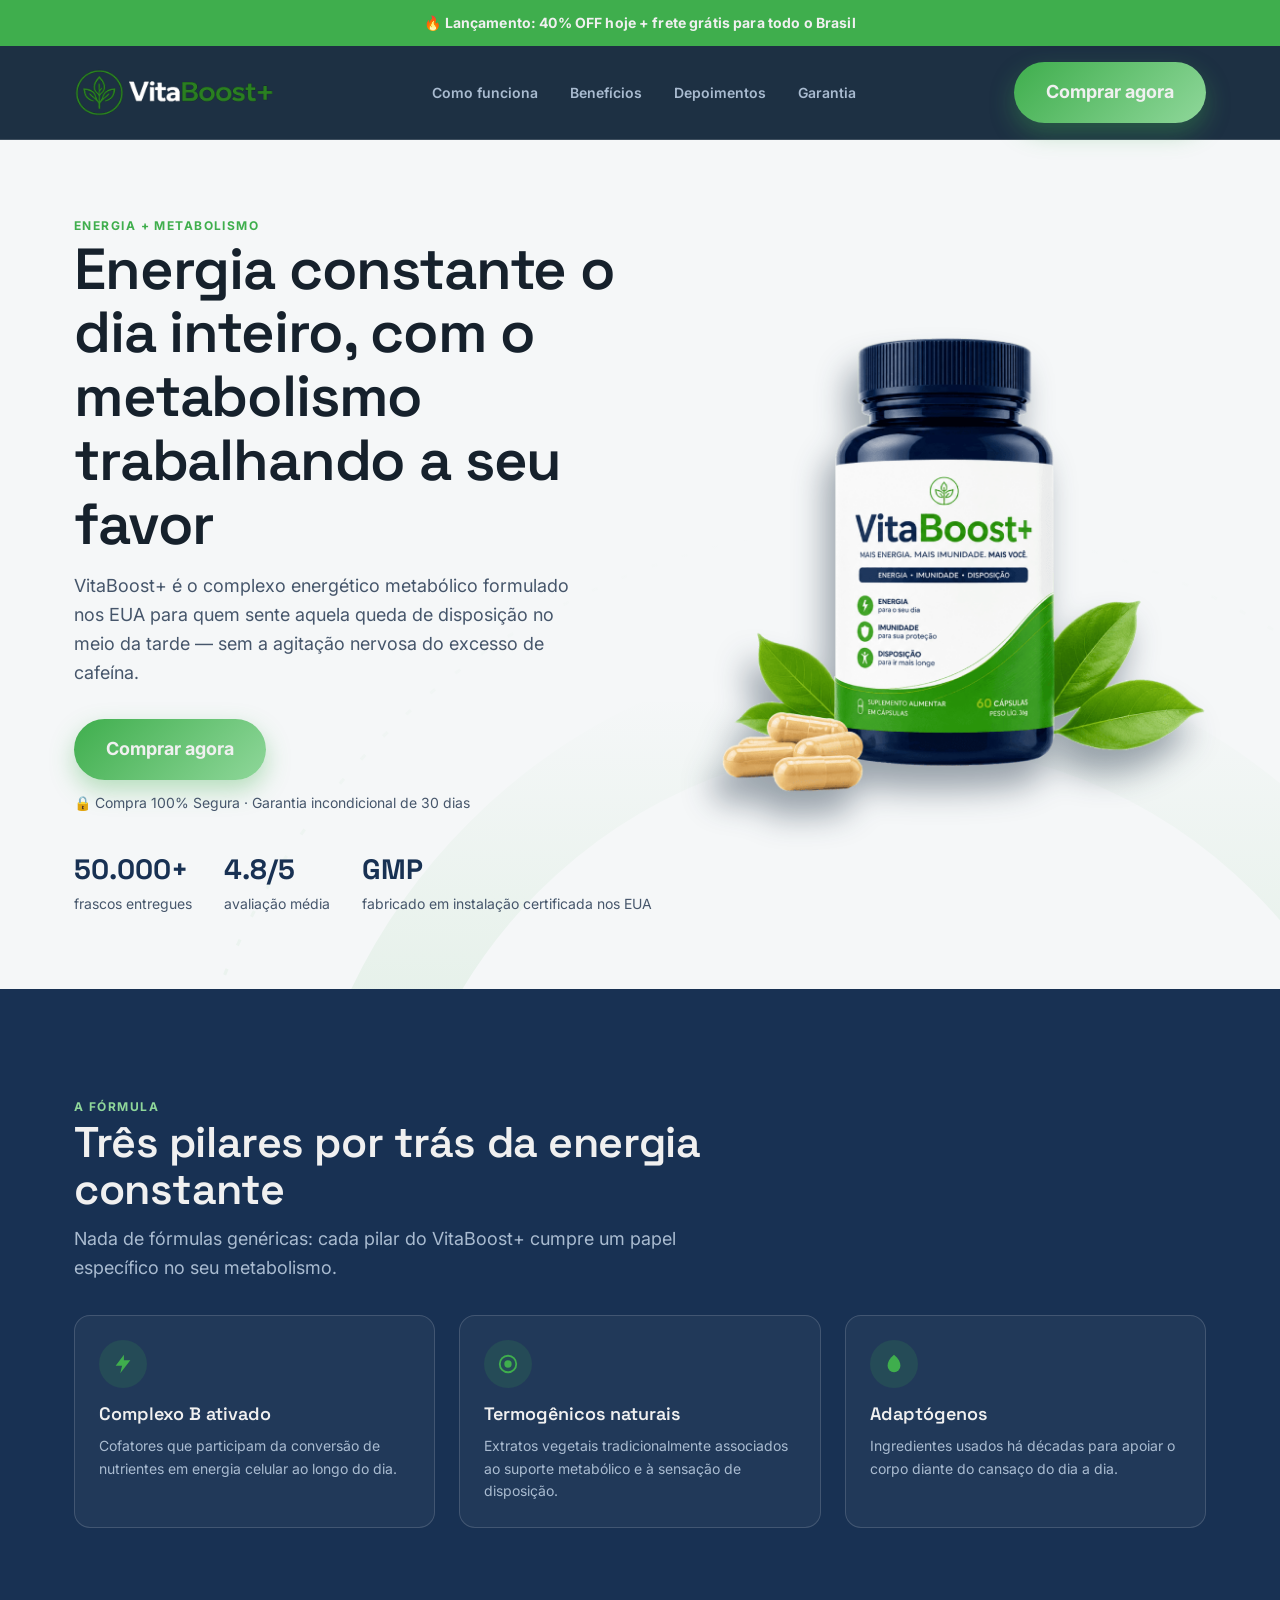
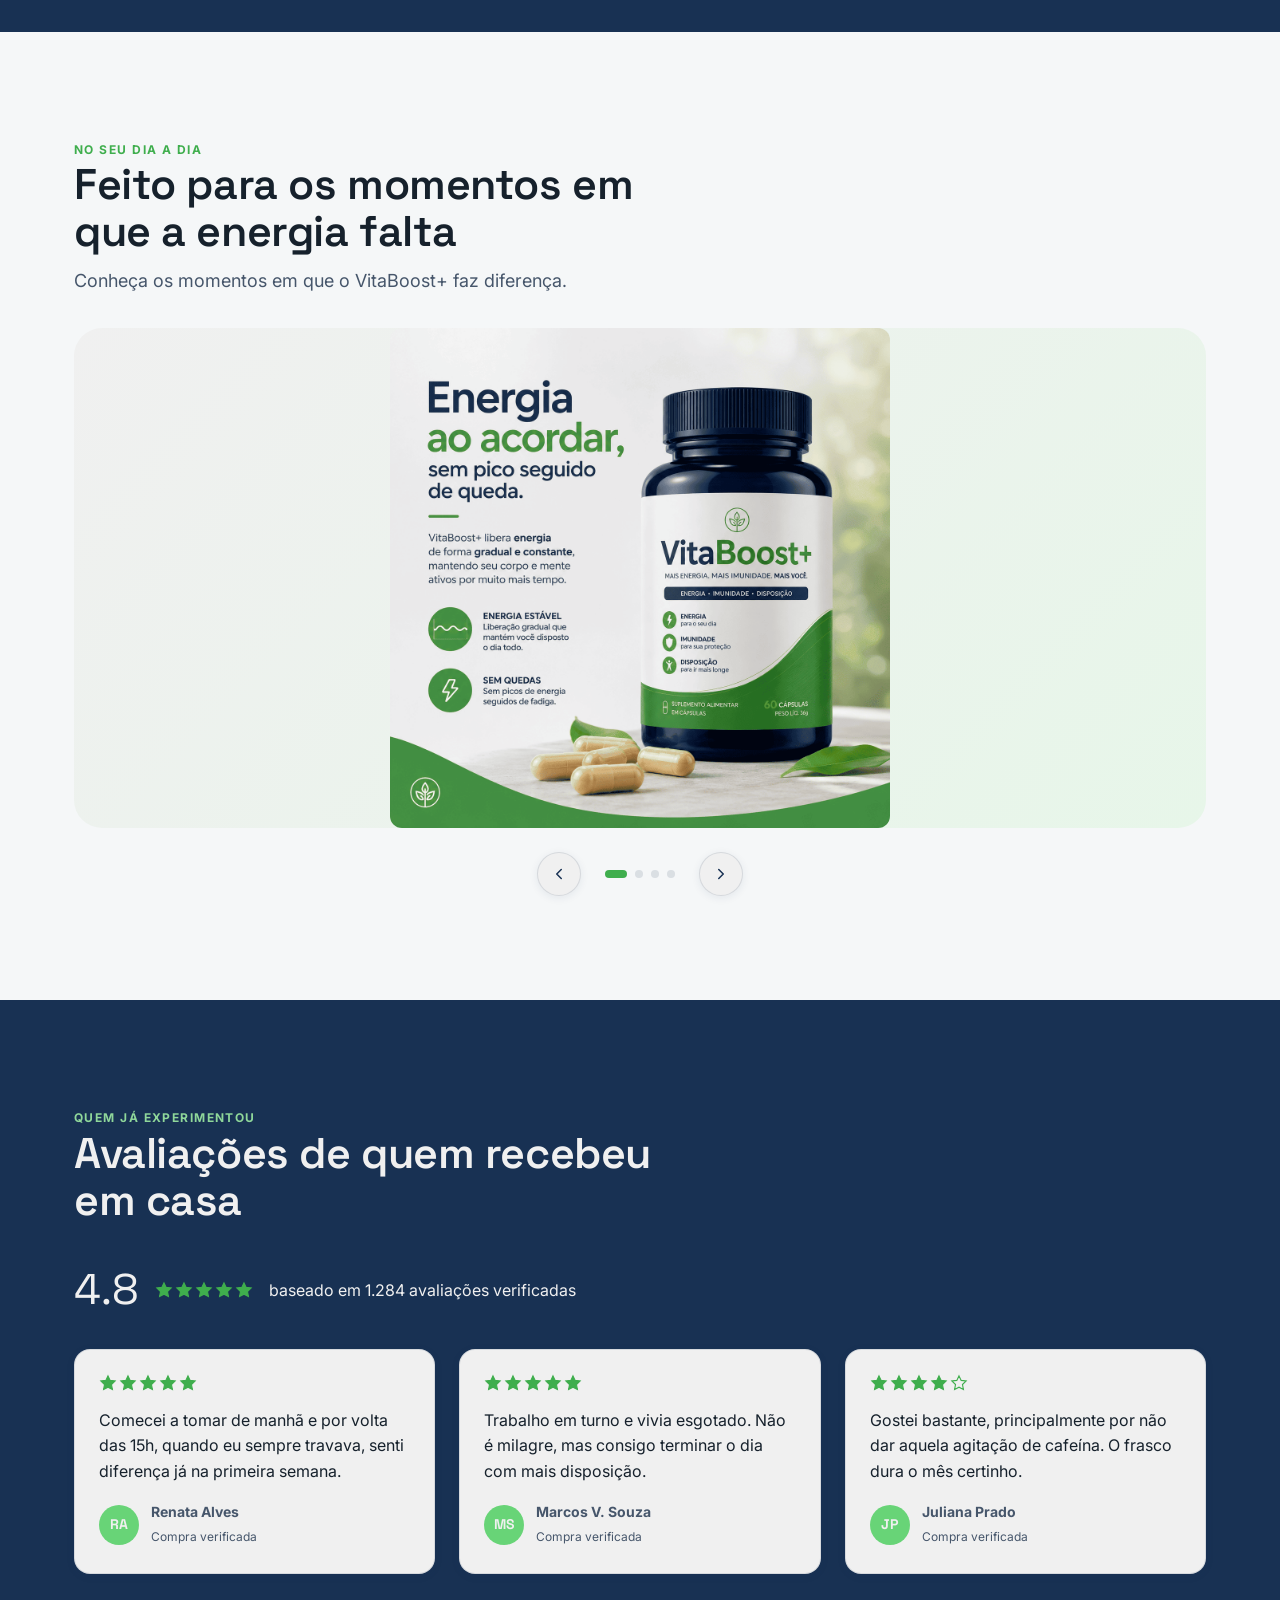
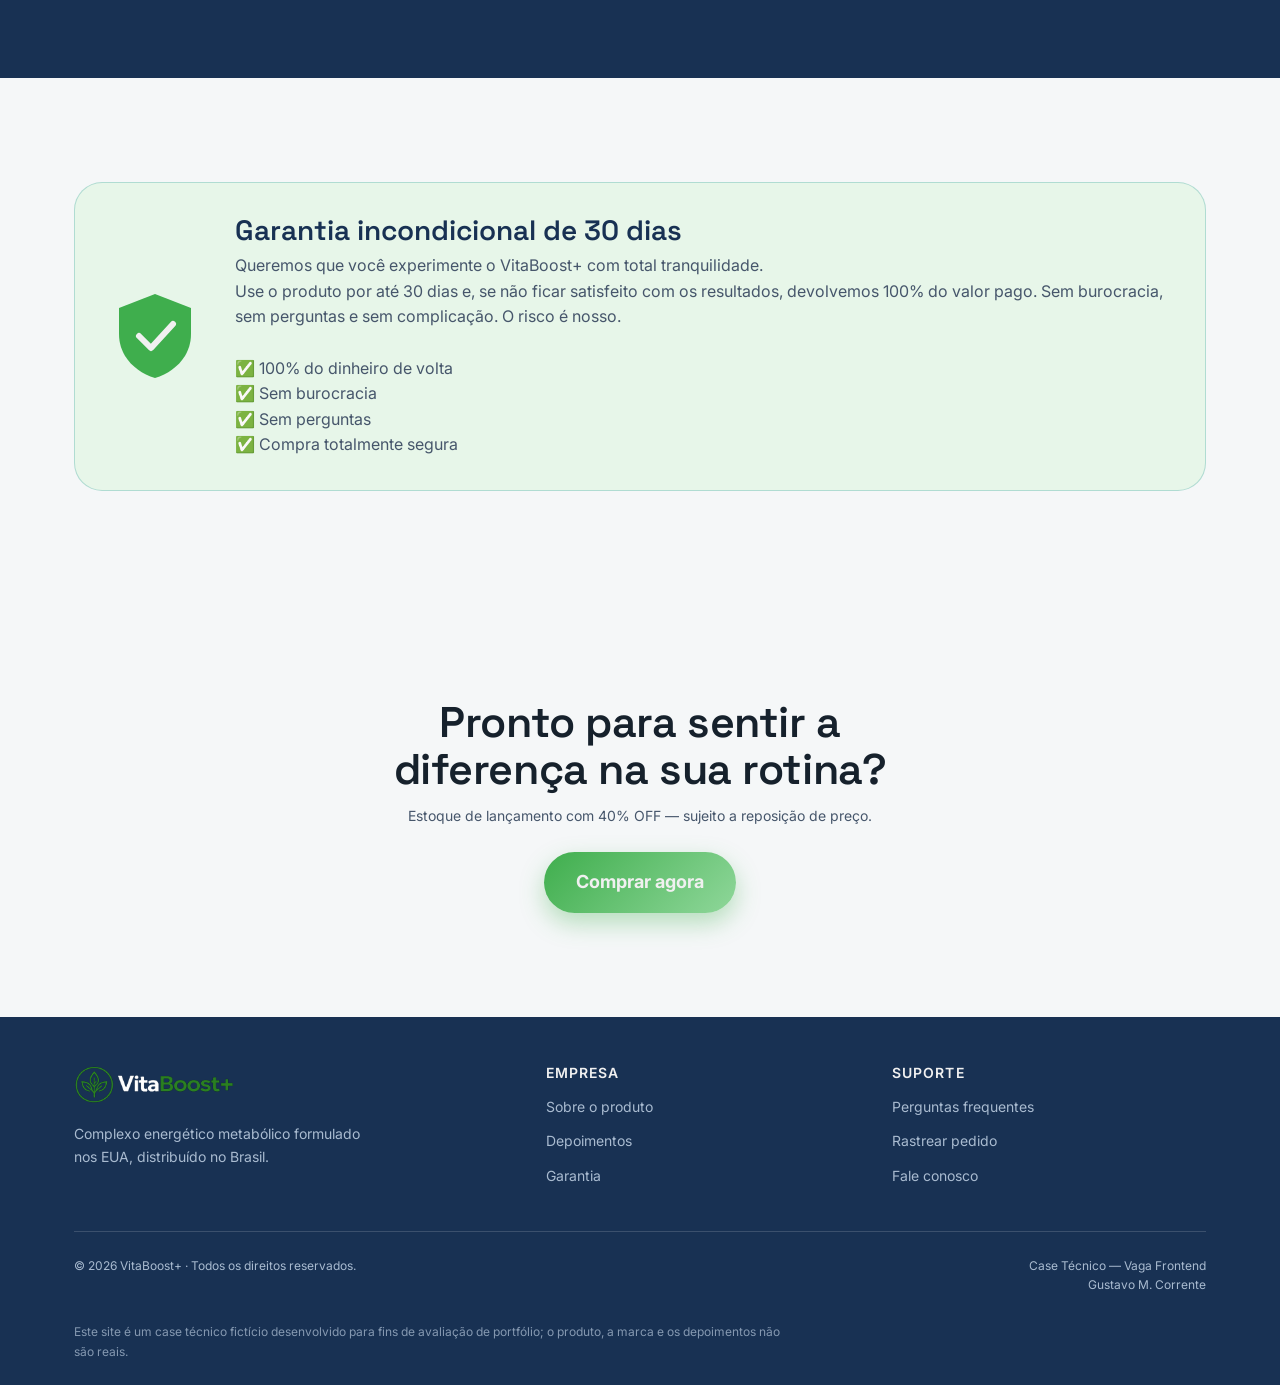
<file: index.html>
<!DOCTYPE html>
<html lang="pt-BR">
<head>
<meta charset="UTF-8">
<meta name="viewport" content="width=device-width, initial-scale=1.0">
<title>VitaBoost+ — Energia Constante e Metabolismo Ativado</title>
<meta name="description" content="VitaBoost+ é o complexo energético metabólico formulado nos EUA que ajuda a combater a fadiga do dia a dia. Garantia de 30 dias. Peça o seu agora.">
<meta name="theme-color" content="#183153">
<link rel="icon" href="assets/favicon.png" type="image/png+xml">

<link rel="preconnect" href="https://fonts.googleapis.com">
<link rel="preconnect" href="https://fonts.gstatic.com" crossorigin>
<link href="https://fonts.googleapis.com/css2?family=Space+Grotesk:wght@500;600;700&family=Inter:wght@400;500;600;700&display=swap" rel="stylesheet">

<link rel="stylesheet" href="css/variables.css">
<link rel="stylesheet" href="css/base.css">
<link rel="stylesheet" href="css/components.css">
<link rel="stylesheet" href="css/pages.css">

<script src="js/components/header.js"></script>
<script src="js/components/footer.js"></script>

<!-- Open Graph básico (SEO/compartilhamento) -->
<meta property="og:title" content="VitaBoost+ — Energia Constante e Metabolismo Ativado">
<meta property="og:description" content="Complexo energético metabólico formulado nos EUA. Garantia de 30 dias.">
<meta property="og:type" content="website">
</head>
<body>

<a class="skip-link" href="#main-content">Pular para o conteúdo principal</a>

<div class="urgency-bar" role="note">
  🔥 Lançamento: 40% OFF hoje + frete grátis para todo o Brasil
</div>

<header class="site-header" id="site-header"></header>
<script>
  renderHeader("site-header", { variant: "home", homeHref: "#hero" });
</script>

<main id="main-content">

  <!-- HERO -->
  <section class="hero" id="hero">
    <div class="sunrise-arc" aria-hidden="true">
      <svg viewBox="0 0 600 500" preserveAspectRatio="xMidYMax meet">
        <defs>
          <linearGradient id="arcGradA" x1="0" y1="1" x2="0" y2="0">
            <stop offset="0" stop-color="#3FAE4D" stop-opacity="0.30"/>
            <stop offset="1" stop-color="#3FAE4D" stop-opacity="0"/>
          </linearGradient>
        </defs>
        <circle cx="420" cy="520" r="260" fill="none" stroke="url(#arcGradA)" stroke-width="46"/>
        <circle cx="420" cy="520" r="340" fill="none" stroke="url(#arcGradA)" stroke-width="1.5" stroke-dasharray="3 12" opacity="0.6"/>
      </svg>
    </div>

    <div class="container">
      <div class="hero-copy" data-reveal>
        <span class="eyebrow">Energia + Metabolismo</span>
        <h1>Energia constante o dia inteiro, com o metabolismo trabalhando a seu favor</h1>
        <p class="lede">VitaBoost+ é o complexo energético metabólico formulado nos EUA para quem sente aquela queda de disposição no meio da tarde — sem a agitação nervosa do excesso de cafeína.</p>

        <div class="btn-row">
          <a class="btn btn--primary" href="pos-venda.html">Comprar agora</a>
        </div>
        <p class="microcopy">🔒 Compra 100% Segura · Garantia incondicional de 30 dias</p>

        <div class="hero-stats">
          <div class="hero-stat"><b>50.000+</b><span>frascos entregues</span></div>
          <div class="hero-stat"><b>4.8/5</b><span>avaliação média</span></div>
          <div class="hero-stat"><b>GMP</b><span>fabricado em instalação certificada nos EUA</span></div>
        </div>
      </div>

      <div class="hero-visual" data-reveal>
        <img class="product-figure" src="assets/hero-bottle.png" alt="Frasco do suplemento VitaBoost+">
      </div>
    </div>
  </section>

  <!-- COMO FUNCIONA -->
  <section class="section section--dark" id="como-funciona" aria-labelledby="como-funciona-title">
    <div class="container">
      <div class="section-head" data-reveal>
        <span class="eyebrow">A fórmula</span>
        <h2 id="como-funciona-title">Três pilares por trás da energia constante</h2>
        <p>Nada de fórmulas genéricas: cada pilar do VitaBoost+ cumpre um papel específico no seu metabolismo.</p>
      </div>

      <div class="science-grid">
        <div class="science-card" data-reveal>
          <div class="icon-wrap">
            <svg class="icon" viewBox="0 0 24 24" aria-hidden="true"><path d="M13 2 L4 14 H11 L9 22 L20 8 H13 Z" fill="#3FAE4D"/></svg>
          </div>
          <h3>Complexo B ativado</h3>
          <p>Cofatores que participam da conversão de nutrientes em energia celular ao longo do dia.</p>
        </div>

        <div class="science-card" data-reveal>
          <div class="icon-wrap">
            <svg class="icon" viewBox="0 0 24 24" aria-hidden="true"><circle cx="12" cy="12" r="9" fill="none" stroke="#3FAE4D" stroke-width="2"/><circle cx="12" cy="12" r="4" fill="#3FAE4D"/></svg>
          </div>
          <h3>Termogênicos naturais</h3>
          <p>Extratos vegetais tradicionalmente associados ao suporte metabólico e à sensação de disposição.</p>
        </div>

        <div class="science-card" data-reveal>
          <div class="icon-wrap">
            <svg class="icon" viewBox="0 0 24 24" aria-hidden="true"><path d="M12 2 C7 6 5 10 5 14 a7 7 0 0 0 14 0 c0 -4 -2 -8 -7 -12 Z" fill="#3FAE4D"/></svg>
          </div>
          <h3>Adaptógenos</h3>
          <p>Ingredientes usados há décadas para apoiar o corpo diante do cansaço do dia a dia.</p>
        </div>
      </div>
    </div>
  </section>

  <!-- BENEFÍCIOS / CARROSSEL -->
  <section class="section" id="beneficios" aria-labelledby="beneficios-title">
    <div class="container">
      <div class="section-head" data-reveal>
        <span class="eyebrow">No seu dia a dia</span>
        <h2 id="beneficios-title">Feito para os momentos em que a energia falta</h2>
        <p>Conheça os momentos em que o VitaBoost+ faz diferença.</p>
      </div>

      <div class="carousel" data-carousel aria-roledescription="carrossel" aria-label="Benefícios do VitaBoost+" data-reveal>
        <div class="carousel-track-wrap">
          <div class="carousel-track" data-carousel-track>
            <div class="carousel-slide" data-carousel-slide>
              <img src="assets/01.png" alt="Benefícios - Energia ao acordar, sem pico seguido de queda" width="500">
            </div>

            <div class="carousel-slide" data-carousel-slide>
              <img src="assets/02.png" alt="Benefícios - Foco sustentado nas reuniões da tarde" width="500">
            </div>

            <div class="carousel-slide" data-carousel-slide>
              <img src="assets/03.png" alt="Benefícios - Metabolismo ativo mesmo em rotinas corridas" width="500">
            </div>

            <div class="carousel-slide" data-carousel-slide>
              <img src="assets/04.png" alt="Benefícios - Disposição extra para manter o treino em dia" width="500">
            </div>
          </div>
        </div>

        <div class="carousel-controls">
          <button class="carousel-btn" type="button" data-carousel-prev aria-label="Slide anterior">
            <svg width="18" height="18" viewBox="0 0 24 24" aria-hidden="true"><path d="M15 18l-6-6 6-6" fill="none" stroke="#183153" stroke-width="2" stroke-linecap="round" stroke-linejoin="round"/></svg>
          </button>
          <div class="carousel-dots" data-carousel-dots></div>
          <button class="carousel-btn" type="button" data-carousel-next aria-label="Próximo slide">
            <svg width="18" height="18" viewBox="0 0 24 24" aria-hidden="true"><path d="M9 6l6 6-6 6" fill="none" stroke="#183153" stroke-width="2" stroke-linecap="round" stroke-linejoin="round"/></svg>
          </button>
        </div>
      </div>
    </div>
  </section>

  <!-- DEPOIMENTOS -->
  <section class="section section--dark" id="depoimentos" aria-labelledby="depoimentos-title">
    <div class="container">
      <div class="section-head" data-reveal>
        <span class="eyebrow">Quem já experimentou</span>
        <h2 id="depoimentos-title">Avaliações de quem recebeu em casa</h2>
      </div>

      <div class="rating-summary" data-reveal>
        <span class="score">4.8</span>
        <span data-stars="5"></span>
        <span>baseado em 1.284 avaliações verificadas</span>
      </div>

      <div class="testimonial-grid">
        <div class="testimonial-card" data-reveal>
          <span data-stars="5"></span>
          <p class="testimonial-quote">Comecei a tomar de manhã e por volta das 15h, quando eu sempre travava, senti diferença já na primeira semana.</p>
          <div class="testimonial-person">
            <div data-avatar="Renata Alves"></div>
            <div class="who"><b>Renata Alves</b><span>Compra verificada</span></div>
          </div>
        </div>

        <div class="testimonial-card" data-reveal>
          <span data-stars="5"></span>
          <p class="testimonial-quote">Trabalho em turno e vivia esgotado. Não é milagre, mas consigo terminar o dia com mais disposição.</p>
          <div class="testimonial-person">
            <div data-avatar="Marcos Vinicius Souza"></div>
            <div class="who"><b>Marcos V. Souza</b><span>Compra verificada</span></div>
          </div>
        </div>

        <div class="testimonial-card" data-reveal>
          <span data-stars="4"></span>
          <p class="testimonial-quote">Gostei bastante, principalmente por não dar aquela agitação de cafeína. O frasco dura o mês certinho.</p>
          <div class="testimonial-person">
            <div data-avatar="Juliana Prado"></div>
            <div class="who"><b>Juliana Prado</b><span>Compra verificada</span></div>
          </div>
        </div>
      </div>
    </div>
  </section>

  <!-- GARANTIA -->
  <section class="section" id="garantia" aria-labelledby="garantia-title">
    <div class="container">
      <div class="guarantee-card" data-reveal>
        <svg class="guarantee-seal" viewBox="0 0 96 96" role="img" aria-label="Selo de garantia">
          <path d="M48 6 L84 20 V46 C84 68 68 84 48 90 C28 84 12 68 12 46 V20 Z" fill="#3FAE4D"/>
          <path d="M32 48 L44 60 L66 36" fill="none" stroke="#F0F0F0" stroke-width="6" stroke-linecap="round" stroke-linejoin="round"/>
        </svg>
        <div style="text-align: left;">
          <h3 id="garantia-title">Garantia incondicional de 30 dias</h3>
          <p>Queremos que você experimente o VitaBoost+ com total tranquilidade.</p>
          <p>Use o produto por até 30 dias e, se não ficar satisfeito com os resultados, devolvemos 100% do valor pago. Sem burocracia, sem perguntas e sem complicação. O risco é nosso.</p><br>
          <p>✅ 100% do dinheiro de volta</p>
          <p>✅ Sem burocracia</p>
          <p>✅ Sem perguntas</p>
          <p>✅ Compra totalmente segura</p>
        </div>
      </div>
    </div>
  </section>

  <!-- CTA FINAL -->
  <section class="section text-center" aria-labelledby="cta-final-title">
    <div class="container" data-reveal>
      <h2 id="cta-final-title" style="max-width:20ch;margin-inline:auto;">Pronto para sentir a diferença na sua rotina?</h2>
      <p class="microcopy" style="margin-top:var(--space-2);">Estoque de lançamento com 40% OFF — sujeito a reposição de preço.</p>
      <div class="btn-row" style="justify-content:center;margin-top:var(--space-4);">
        <a class="btn btn--primary" href="pos-venda.html">Comprar agora</a>
      </div>
    </div>
  </section>

</main>

<footer class="site-footer" id="site-footer"></footer>
<script>
  renderFooter("site-footer", {
    homeHref: "#hero",
    columns: [
      {
        title: "Empresa",
        links: [
          { href: "#hero", label: "Sobre o produto" },
          { href: "#depoimentos", label: "Depoimentos" },
          { href: "#garantia", label: "Garantia" }
        ]
      },
      {
        title: "Suporte",
        links: [
          { href: "#", label: "Perguntas frequentes" },
          { href: "#", label: "Rastrear pedido" },
          { href: "#", label: "Fale conosco" }
        ]
      }
    ],
  });
</script>

<div class="sticky-cta" data-sticky-cta>
  <div class="price"><b>VitaBoost+ · 40% OFF</b><span>Frete grátis hoje</span></div>
  <a class="btn btn--primary" href="pos-venda.html">Comprar agora</a>
</div>

<script src="js/main.js" defer></script>
</body>
</html>
</file>
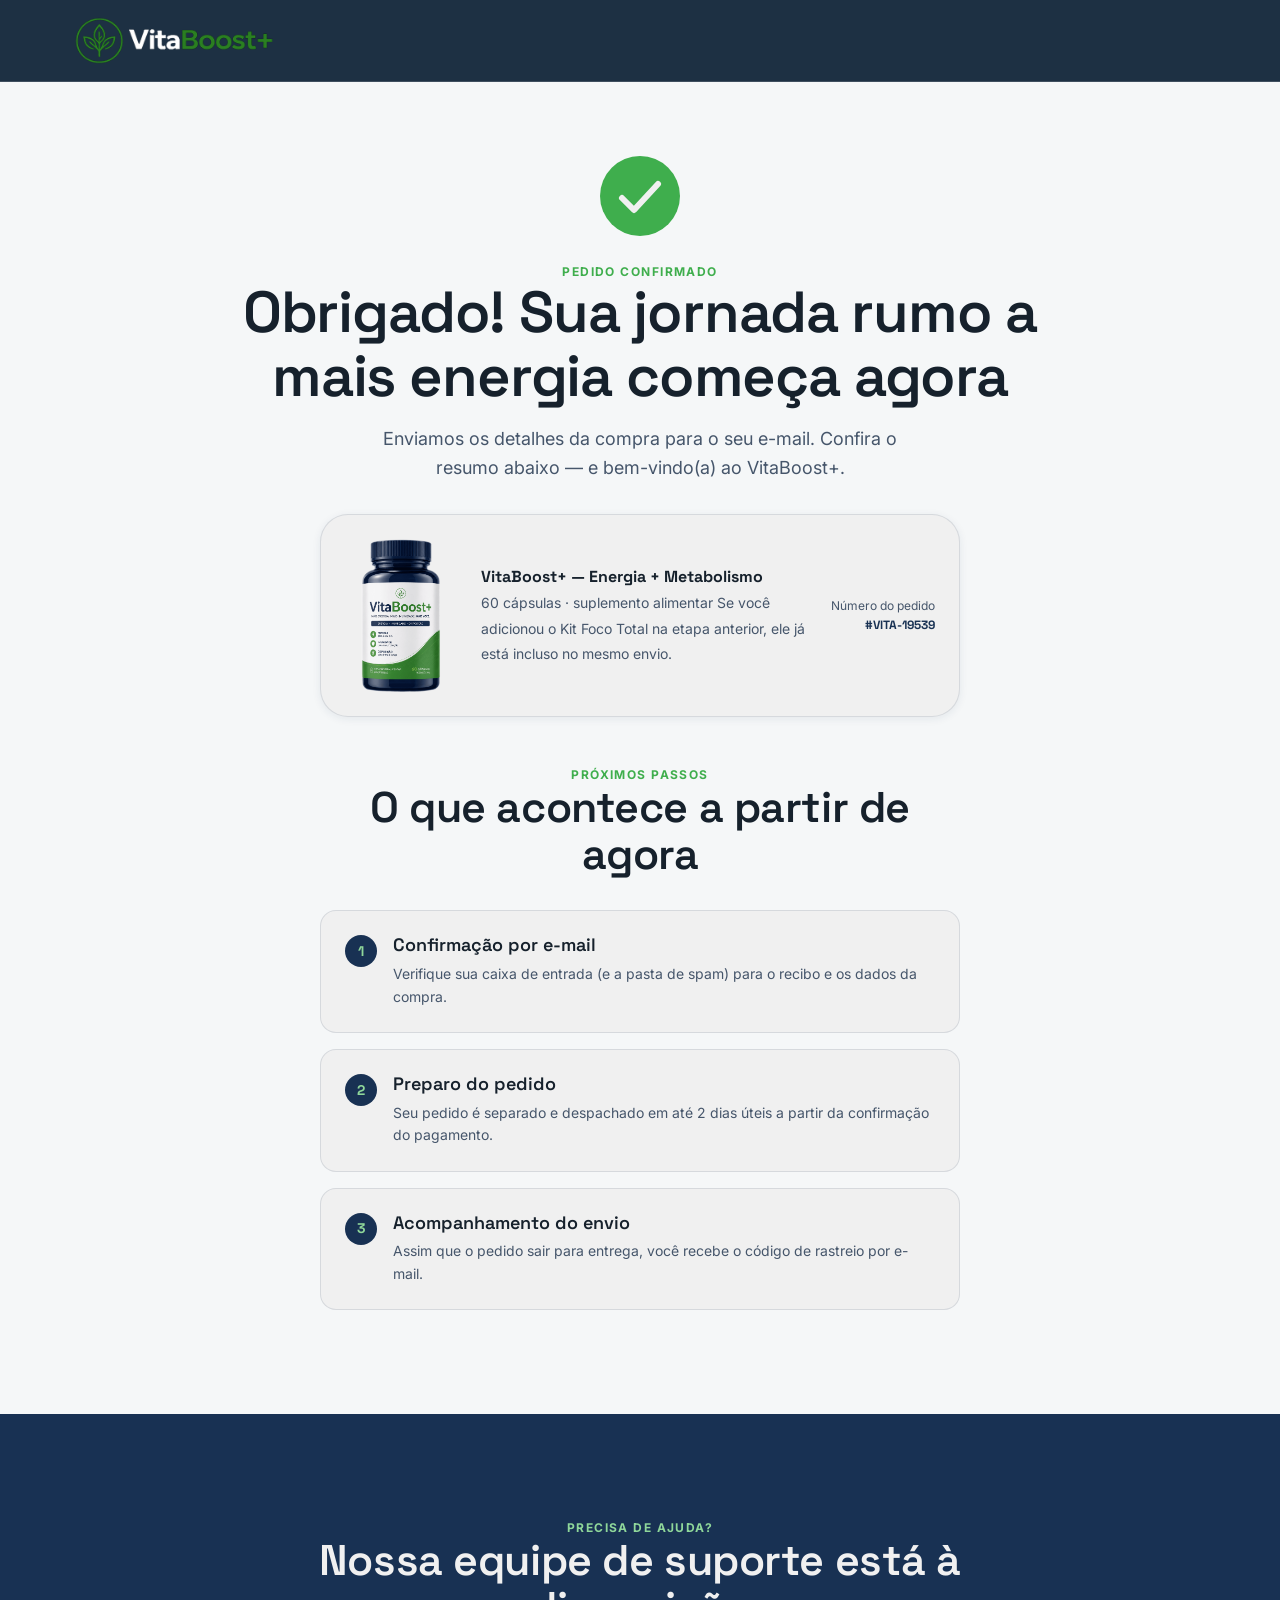
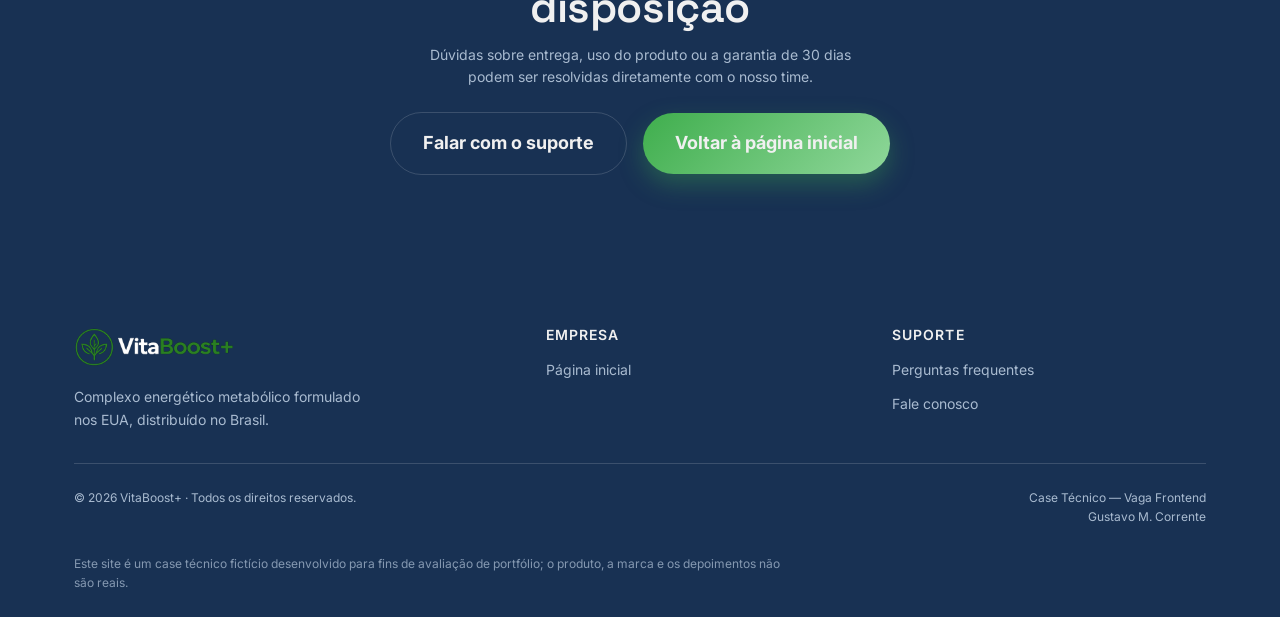
<file: obrigado.html>
<!DOCTYPE html>
<html lang="pt-BR">
<head>
<meta charset="UTF-8">
<meta name="viewport" content="width=device-width, initial-scale=1.0">
<title>Pedido confirmado — Obrigado! | VitaBoost+</title>
<meta name="description" content="Seu pedido do VitaBoost+ foi confirmado. Veja o resumo da compra e os próximos passos.">
<meta name="theme-color" content="#183153">
<meta name="robots" content="noindex">
<link rel="icon" href="assets/favicon.png" type="image/png+xml">

<link rel="preconnect" href="https://fonts.googleapis.com">
<link rel="preconnect" href="https://fonts.gstatic.com" crossorigin>
<link href="https://fonts.googleapis.com/css2?family=Space+Grotesk:wght@500;600;700&family=Inter:wght@400;500;600;700&display=swap" rel="stylesheet">

<link rel="stylesheet" href="css/variables.css">
<link rel="stylesheet" href="css/base.css">
<link rel="stylesheet" href="css/components.css">
<link rel="stylesheet" href="css/pages.css">

<script src="js/components/header.js"></script>
<script src="js/components/footer.js"></script>
</head>
<body>

<a class="skip-link" href="#main-content">Pular para o conteúdo principal</a>

<header class="site-header" id="site-header"></header>
<script>
  renderHeader("site-header", { variant: "simple", homeHref: "index.html", gap: "space-3" });
</script>

<main id="main-content">

  <section class="thanks-hero">
    <div class="container">
      <svg class="thanks-check" viewBox="0 0 84 84" role="img" aria-label="Pedido confirmado com sucesso">
        <circle cx="42" cy="42" r="40" fill="#3FAE4D"/>
        <path d="M24 44 L36 56 L60 30" fill="none" stroke="#F0F0F0" stroke-width="6" stroke-linecap="round" stroke-linejoin="round"/>
      </svg>
      <span class="eyebrow" style="justify-content:center;display:flex;">Pedido confirmado</span>
      <h1>Obrigado! Sua jornada rumo a mais energia começa agora</h1>
      <p class="lede">Enviamos os detalhes da compra para o seu e-mail. Confira o resumo abaixo — e bem-vindo(a) ao VitaBoost+.</p>
    </div>
  </section>

  <section class="section" style="padding-top:0;" aria-labelledby="resumo-title">
    <div class="container">
      <h2 id="resumo-title" class="visually-hidden">Resumo do pedido</h2>

      <div class="order-summary" data-reveal>
        <img src="assets/bottle.png" alt="Frasco VitaBoost+" width="80" style="margin:0 var(--space-3);">
        <!-- <svg class="product-figure" viewBox="0 0 200 320" aria-hidden="true">
          <defs>
            <linearGradient id="bottleGradThanks" x1="0" y1="0" x2="0" y2="1">
              <stop offset="0" stop-color="#58BB63"/>
              <stop offset="1" stop-color="#3FAE4D"/>
            </linearGradient>
          </defs>
          <rect x="70" y="8" width="60" height="28" rx="8" fill="#183153"/>
          <rect x="60" y="36" width="80" height="20" rx="6" fill="#22406B"/>
          <rect x="18" y="56" width="164" height="248" rx="30" fill="url(#bottleGradThanks)"/>
          <rect x="38" y="106" width="124" height="148" rx="14" fill="#F0F0F0"/>
        </svg> -->
        <div class="details">
          <b>VitaBoost+ — Energia + Metabolismo</b>
          <span>60 cápsulas · suplemento alimentar</span>
          <span>Se você adicionou o Kit Foco Total na etapa anterior, ele já está incluso no mesmo envio.</span>
        </div>
        <div class="order-id">
          <span>Número do pedido</span>
          <b data-order-id>#IGN-00000</b>
        </div>
      </div>

      <div class="section-head text-center" data-reveal>
        <span class="eyebrow" style="justify-content:center;display:flex;">Próximos passos</span>
        <h2>O que acontece a partir de agora</h2>
      </div>

      <div class="steps-list" data-reveal>
        <div class="step-item">
          <span class="step-number">1</span>
          <div>
            <h3>Confirmação por e-mail</h3>
            <p>Verifique sua caixa de entrada (e a pasta de spam) para o recibo e os dados da compra.</p>
          </div>
        </div>
        <div class="step-item">
          <span class="step-number">2</span>
          <div>
            <h3>Preparo do pedido</h3>
            <p>Seu pedido é separado e despachado em até 2 dias úteis a partir da confirmação do pagamento.</p>
          </div>
        </div>
        <div class="step-item">
          <span class="step-number">3</span>
          <div>
            <h3>Acompanhamento do envio</h3>
            <p>Assim que o pedido sair para entrega, você recebe o código de rastreio por e-mail.</p>
          </div>
        </div>
      </div>
    </div>
  </section>

  <section class="section section--dark" aria-labelledby="ajuda-title">
    <div class="container text-center" data-reveal>
      <span class="eyebrow" style="justify-content:center;display:flex;">Precisa de ajuda?</span>
      <h2 id="ajuda-title" style="max-width:26ch;margin-inline:auto;">Nossa equipe de suporte está à disposição</h2>
      <p class="microcopy" style="max-width:48ch;margin-inline:auto;">Dúvidas sobre entrega, uso do produto ou a garantia de 30 dias podem ser resolvidas diretamente com o nosso time.</p>
      <div class="btn-row" style="justify-content:center;margin-top:var(--space-4);">
        <a class="btn btn--ghost" href="#">Falar com o suporte</a>
        <a class="btn btn--primary" href="index.html">Voltar à página inicial</a>
      </div>
    </div>
  </section>

</main>

<footer class="site-footer" id="site-footer"></footer>
<script>
  renderFooter("site-footer", {
    homeHref: "index.html",
    columns: [
      {
        title: "Empresa",
        links: [
          { href: "index.html", label: "Página inicial" }
        ]
      },
      {
        title: "Suporte",
        links: [
          { href: "#", label: "Perguntas frequentes" },
          { href: "#", label: "Fale conosco" }
        ]
      }
    ],
  });
</script>

<script src="js/main.js" defer></script>
</body>
</html>
</file>
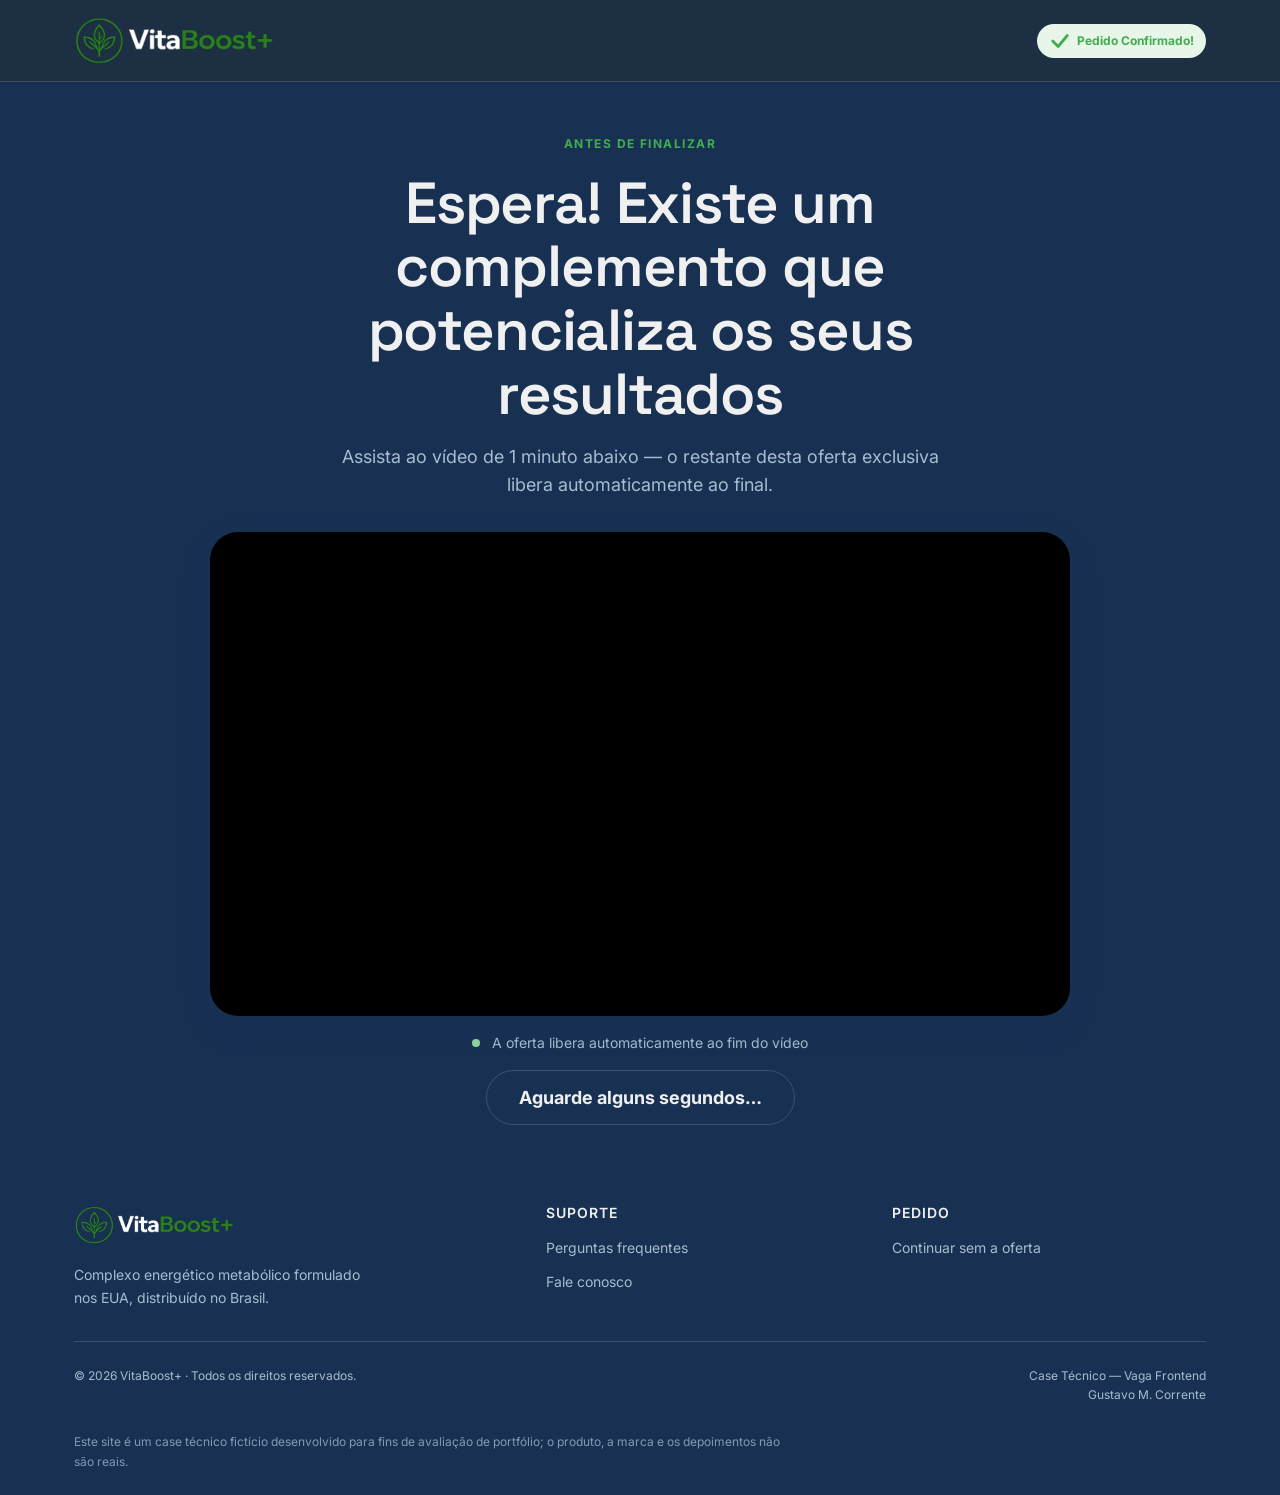
<file: pos-venda.html>
<!DOCTYPE html>
<html lang="pt-BR">
<head>
<meta charset="UTF-8">
<meta name="viewport" content="width=device-width, initial-scale=1.0">
<title>Oferta exclusiva pós-compra | VitaBoost+</title>
<meta name="description" content="Assista ao vídeo rápido e conheça a oferta exclusiva de complemento para quem já garantiu o VitaBoost+.">
<meta name="theme-color" content="#183153">
<meta name="robots" content="noindex">
<link rel="icon" href="assets/favicon.png" type="image/png+xml">

<link rel="preconnect" href="https://fonts.googleapis.com">
<link rel="preconnect" href="https://fonts.gstatic.com" crossorigin>
<link href="https://fonts.googleapis.com/css2?family=Space+Grotesk:wght@500;600;700&family=Inter:wght@400;500;600;700&display=swap" rel="stylesheet">

<link rel="stylesheet" href="css/variables.css">
<link rel="stylesheet" href="css/base.css">
<link rel="stylesheet" href="css/components.css">
<link rel="stylesheet" href="css/pages.css">

<script src="js/components/header.js"></script>
<script src="js/components/footer.js"></script>
</head>
<body>

<a class="skip-link" href="#main-content">Pular para o conteúdo principal</a>

<header class="site-header" id="site-header"></header>
<script>
  renderHeader("site-header", {
    variant: "simple",
    homeHref: "index.html",
    gap: "space-4",
    badge: "Pedido Confirmado!"
  });
</script>

<main id="main-content">

  <!-- VÍDEO / PITCH COMPLEMENTAR -->
  <section class="upsell-hero">
    <div class="container">
      <span class="eyebrow">Antes de finalizar</span>
      <h1>Espera! Existe um complemento que potencializa os seus resultados</h1>
      <p class="lede">Assista ao vídeo de 1 minuto abaixo — o restante desta oferta exclusiva libera automaticamente ao final.</p>

      <div class="video-wrap">
        <div class="video-frame-16x9">
          <iframe
            id="offer-video"
            width="560"
            height="315"
            src="https://www.youtube.com/embed/BJExdhyLZVU?si=4f6RYAnfPTnLWudN&autoplay=1&mute=1&rel=0&controls=1&fs=0" 
            title="YouTube video VitaBoost+"
            frameborder="0"
            allow="accelerometer; autoplay; clipboard-write; encrypted-media; gyroscope;"
            allowfullscreen
            loading="lazy"
          ></iframe>
        </div>
      </div>

      <p class="video-hint" data-video-hint>
        <span class="dot" aria-hidden="true"></span>
        A oferta libera automaticamente ao fim do vídeo
      </p>
      <p style="margin-top:var(--space-3);">
        <button class="btn btn--ghost" type="button" data-skip-link disabled>Aguarde alguns segundos…</button>
      </p>
    </div>
  </section>

  <!-- CONTEÚDO REVELADO DINAMICAMENTE APÓS O VÍDEO -->
  <div id="reveal-content" inert aria-hidden="true">
    <section class="section" aria-labelledby="oferta-title">
      <div class="container text-center">
        <span class="reveal-flag">
          <svg width="14" height="14" viewBox="0 0 24 24" aria-hidden="true"><path d="M4 12 L10 18 L20 6" fill="none" stroke="currentColor" stroke-width="3" stroke-linecap="round" stroke-linejoin="round"/></svg>
          Oferta liberada só para quem chegou até aqui
        </span>
        <h2 id="oferta-title">Leve também o Kit Foco Total com 30% OFF</h2>
        <p class="microcopy" style="max-width:52ch;margin-inline:auto;">Formulado para complementar o VitaBoost+ nos dias de maior demanda mental — pode ser enviado junto no mesmo pacote.</p>

        <div class="offer-card" style="margin-top:var(--space-5);">
          <span class="badge">Somente nesta página</span>
          <div class="price-tag">
            <span class="price-old">R$ 197</span>
            <span class="price-new">R$ 137</span>
          </div>
          <ul class="offer-bullets">
            <li><svg class="icon" viewBox="0 0 24 24" aria-hidden="true"><path d="M4 12 L10 18 L20 6" fill="none" stroke="currentColor" stroke-width="3" stroke-linecap="round" stroke-linejoin="round"/></svg> 1 frasco do Kit Foco Total (30 doses)</li>
            <li><svg class="icon" viewBox="0 0 24 24" aria-hidden="true"><path d="M4 12 L10 18 L20 6" fill="none" stroke="currentColor" stroke-width="3" stroke-linecap="round" stroke-linejoin="round"/></svg> Envio junto com o pedido do VitaBoost+, sem custo extra de frete</li>
            <li><svg class="icon" viewBox="0 0 24 24" aria-hidden="true"><path d="M4 12 L10 18 L20 6" fill="none" stroke="currentColor" stroke-width="3" stroke-linecap="round" stroke-linejoin="round"/></svg> Mesma garantia incondicional de 30 dias</li>
          </ul>
          <div class="btn-row" style="justify-content:center;">
            <a class="btn btn--primary" href="obrigado.html">Sim, quero adicionar ao meu pedido</a>
          </div>
          <p class="microcopy"><a href="obrigado.html">Não, obrigado — continuar sem a oferta</a></p>
        </div>
      </div>
    </section>

    <section class="section" id="garantia" aria-labelledby="garantia-upsell-title">
      <div class="container">
        <div class="guarantee-card">
          <svg class="guarantee-seal" viewBox="0 0 96 96" role="img" aria-label="Selo de garantia">
            <path d="M48 6 L84 20 V46 C84 68 68 84 48 90 C28 84 12 68 12 46 V20 Z" fill="#3FAE4D"/>
            <path d="M32 48 L44 60 L66 36" fill="none" stroke="#F0F0F0" stroke-width="6" stroke-linecap="round" stroke-linejoin="round"/>
          </svg>
          <div>
            <h3 id="garantia-upsell-title">A mesma garantia de 30 dias cobre esta oferta</h3>
            <p>Se o Kit Foco Total não fizer sentido pra sua rotina, devolvemos o valor deste item também — sem burocracia.</p>
          </div>
        </div>
      </div>
    </section>

    <section class="section section--dark" aria-labelledby="info-adicional-title">
      <div class="container">
        <div class="section-head">
          <span class="eyebrow">Antes de continuar</span>
          <h2 id="info-adicional-title">Informações adicionais desta oferta</h2>
        </div>
        <div class="science-grid">
          <div class="science-card">
            <h3>Envio combinado</h3>
            <p>Se você adicionar o Kit Foco Total, ele sai no mesmo pacote do VitaBoost+ — sem taxa extra de envio.</p>
          </div>
          <div class="science-card">
            <h3>Prazo de entrega</h3>
            <p>Sem alteração no prazo já informado na etapa anterior, independente da escolha nesta página.</p>
          </div>
          <div class="science-card">
            <h3>Disponibilidade</h3>
            <p>Esta condição de preço é exibida apenas uma vez, nesta etapa do pedido.</p>
          </div>
        </div>
      </div>
    </section>
  </div>

</main>

<footer class="site-footer" id="site-footer"></footer>
<script>
  renderFooter("site-footer", {
    homeHref: "index.html",
    columns: [
      {
        title: "Suporte",
        links: [
          { href: "#", label: "Perguntas frequentes" },
          { href: "#", label: "Fale conosco" }
        ]
      },
      {
        title: "Pedido",
        links: [
          { href: "obrigado.html", label: "Continuar sem a oferta" }
        ]
      }
    ]
  });
</script>

<script src="js/main.js" defer></script>
<script src="js/upsell.js" defer></script>
</body>
</html>
</file>
<file: css/variables.css>
/* ==========================================================================
   VitaBoost+ — Design Tokens
   Paleta definida pelo cliente:
   Verde #3FAE4D · Azul-escuro #183153 · Cinza claro #F5F7F8 · Branco #F0F0F0
   ========================================================================== */

:root {
  /* Cor — base (azul-escuro do cliente) */
  --color-ink-900: #183153;      /* header, rodapé, seções de autoridade */
  --color-ink-700: #22406B;      /* variação mais clara do azul-escuro */
  --color-paper-100: #F5F7F8;    /* cinza claro — fundo de seções */
  --color-paper-200: #F0F0F0;    /* branco — cartões/superfícies elevadas */

  /* Cor — acento único da marca (verde do cliente) */
  --color-accent-600: #3FAE4D;  /* verde — CTA, garantia, estrelas, ícones de destaque */
  --color-accent-500: #58BB63;  /* verde mais claro — gradiente do botão */
  --color-accent-300: #8FD79A;  /* verde-menta claro — texto de destaque em fundo escuro */
  --color-accent-100: #E7F6E9;  /* verde bem claro — fundos suaves (garantia, carrossel) */

  /* Texto */
  --color-text-900: #16212C;
  --color-text-600: #46566B;
  --color-text-on-dark: #F0F0F0;
  --color-text-on-dark-muted: #A9BBD0;

  /* Feedback */
  --color-success: #3FAE4D;
  --color-border: rgba(24, 49, 83, 0.12);
  --color-border-on-dark: rgba(240, 240, 240, 0.16);

  /* Tipografia */
  --font-display: "Space Grotesk", "Segoe UI", sans-serif;
  --font-body: "Inter", "Segoe UI", sans-serif;

  --fs-900: clamp(2.25rem, 1.7rem + 2.4vw, 3.75rem);   /* H1 hero */
  --fs-800: clamp(1.75rem, 1.4rem + 1.6vw, 2.75rem);   /* H2 seção */
  --fs-700: clamp(1.375rem, 1.2rem + 0.8vw, 1.75rem);  /* H3 */
  --fs-600: 1.125rem;                                  /* destaque de corpo */
  --fs-500: 1rem;                                      /* corpo */
  --fs-400: 0.875rem;                                  /* legenda */
  --fs-300: 0.75rem;                                   /* eyebrow / micro */

  /* Espaçamento (escala 8px) */
  --space-1: 0.5rem;
  --space-2: 0.75rem;
  --space-3: 1rem;
  --space-4: 1.5rem;
  --space-5: 2rem;
  --space-6: 3rem;
  --space-7: 4.5rem;
  --space-8: 6.5rem;

  /* Layout */
  --container-max: 1180px;
  --radius-sm: 10px;
  --radius-md: 16px;
  --radius-lg: 28px;
  --radius-pill: 999px;

  /* Sombra */
  --shadow-sm: 0 2px 8px rgba(24, 49, 83, 0.08);
  --shadow-md: 0 12px 32px rgba(24, 49, 83, 0.14);
  --shadow-cta: 0 10px 24px rgba(63, 174, 77, 0.35);

  /* Movimento */
  --ease-out: cubic-bezier(0.16, 1, 0.3, 1);
  --dur-fast: 160ms;
  --dur-med: 320ms;
  --dur-slow: 640ms;
}

@media (prefers-reduced-motion: reduce) {
  :root {
    --dur-fast: 0ms;
    --dur-med: 0ms;
    --dur-slow: 0ms;
  }
}
</file>
<file: css/base.css>
/* ==========================================================================
   VitaBoost+ — Base (reset, tipografia, utilitários)
   ========================================================================== */

*, *::before, *::after { box-sizing: border-box; }

html {
  scroll-behavior: smooth;
  -webkit-text-size-adjust: 100%;
}

@media (prefers-reduced-motion: reduce) {
  html { scroll-behavior: auto; }
  *, *::before, *::after {
    animation-duration: 0.01ms !important;
    animation-iteration-count: 1 !important;
    transition-duration: 0.01ms !important;
    scroll-behavior: auto !important;
  }
}

body {
  margin: 0;
  font-family: var(--font-body);
  font-size: var(--fs-500);
  line-height: 1.6;
  color: var(--color-text-900);
  background: var(--color-paper-100);
  -webkit-font-smoothing: antialiased;
}

img, svg { max-width: 100%; display: block; }

h1, h2, h3, h4 {
  font-family: var(--font-display);
  line-height: 1.1;
  margin: 0;
  font-weight: 600;
}

h1 { font-size: var(--fs-900); letter-spacing: -0.02em; }
h2 { font-size: var(--fs-800); letter-spacing: -0.01em; }
h3 { font-size: var(--fs-700); }

p { margin: 0; }

a { color: inherit; text-decoration: none; }

ul { margin: 0; padding: 0; list-style: none; }

button { font-family: inherit; cursor: pointer; }

/* Foco visível — acessibilidade obrigatória */
:focus-visible {
  outline: 3px solid var(--color-accent-600);
  outline-offset: 3px;
  border-radius: 4px;
}

/* Utilitários de layout */
.container {
  width: 100%;
  max-width: var(--container-max);
  margin-inline: auto;
  padding-inline: var(--space-4);
}

.section {
  padding-block: var(--space-8);
}

@media (max-width: 640px) {
  .section { padding-block: var(--space-6); }
}

.section--dark {
  background: var(--color-ink-900);
  color: var(--color-text-on-dark);
}

.eyebrow {
  display: inline-flex;
  align-items: center;
  gap: var(--space-1);
  font-size: var(--fs-300);
  font-weight: 700;
  letter-spacing: 0.12em;
  text-transform: uppercase;
  color: var(--color-accent-600);
}

.section--dark .eyebrow { color: var(--color-accent-300); }

.section-head {
  max-width: 640px;
  margin-bottom: var(--space-5);
}

.section-head p {
  margin-top: var(--space-2);
  color: var(--color-text-600);
  font-size: var(--fs-600);
}

.section--dark .section-head p { color: var(--color-text-on-dark-muted); }

.text-center { text-align: center; margin-inline: auto; }

.visually-hidden {
  position: absolute;
  width: 1px; height: 1px;
  padding: 0; margin: -1px;
  overflow: hidden;
  clip: rect(0,0,0,0);
  white-space: nowrap; border: 0;
}

.skip-link {
  position: absolute;
  left: var(--space-3);
  top: -60px;
  background: var(--color-accent-600);
  color: var(--color-paper-200);
  padding: var(--space-2) var(--space-3);
  border-radius: var(--radius-sm);
  z-index: 1000;
  transition: top var(--dur-fast) var(--ease-out);
}

.skip-link:focus { top: var(--space-3); }

/* Botões */
.btn {
  display: inline-flex;
  align-items: center;
  justify-content: center;
  gap: var(--space-1);
  padding: 1rem 2rem;
  border-radius: var(--radius-pill);
  font-weight: 700;
  font-size: var(--fs-600);
  border: none;
  transition: transform var(--dur-fast) var(--ease-out), box-shadow var(--dur-fast) var(--ease-out);
}

.btn:hover { transform: translateY(-2px); }
.btn:active { transform: translateY(0); }

.btn--primary {
  background: linear-gradient(135deg, var(--color-accent-600), var(--color-accent-300));
  color: var(--color-paper-200);
  box-shadow: var(--shadow-cta);
  text-align: center;
}

.btn--primary:hover { box-shadow: 0 16px 32px rgba(63, 174, 77, 0.45); }

.btn--ghost {
  background: transparent;
  color: var(--color-text-on-dark);
  border: 1.5px solid var(--color-border-on-dark);
}

.btn--block { width: 100%; }

.btn-row { display: flex; flex-wrap: wrap; gap: var(--space-3); align-items: center; }

.microcopy {
  font-size: var(--fs-400);
  color: var(--color-text-600);
  margin-top: var(--space-2);
}

.section--dark .microcopy { color: var(--color-text-on-dark-muted); }

/* Reveal ao rolar a página (JS adiciona .is-visible) */
[data-reveal] {
  opacity: 0;
  transform: translateY(18px);
  transition: opacity var(--dur-slow) var(--ease-out), transform var(--dur-slow) var(--ease-out);
}

[data-reveal].is-visible {
  opacity: 1;
  transform: none;
}

@media (prefers-reduced-motion: reduce) {
  [data-reveal] { opacity: 1; transform: none; }
}
</file>
<file: css/components.css>
/* ==========================================================================
   VitaBoost+ — Componentes
   ========================================================================== */

/* ---------- Header ---------- */
.site-header {
  position: sticky;
  top: 0;
  z-index: 100;
  background: rgba(15, 36, 56, 0.94);
  backdrop-filter: blur(8px);
  border-bottom: 1px solid var(--color-border-on-dark);
}

.site-header .container {
  display: flex;
  align-items: center;
  justify-content: space-between;
  padding-block: var(--space-3);
}

.brand {
  display: inline-flex;
  align-items: center;
  gap: var(--space-2);
  font-family: var(--font-display);
  font-weight: 700;
  font-size: 1.25rem;
  color: var(--color-text-on-dark);
}

.brand .brand-mark { width: 30px; height: 30px; }

.nav-links {
  display: flex;
  gap: var(--space-5);
  font-size: var(--fs-400);
  font-weight: 600;
  color: var(--color-text-on-dark-muted);
}

.nav-links a:hover { color: var(--color-accent-300); }

.header-cta { display: none; }

.nav-toggle {
  display: none;
  background: none;
  border: none;
  padding: var(--space-1);
  color: var(--color-text-on-dark);
}

@media (min-width: 860px) {
  .header-cta { display: inline-flex; }
}

@media (max-width: 859px) {
  .nav-links {
    position: fixed;
    inset: 64px var(--space-3) auto var(--space-3);
    flex-direction: column;
    background: var(--color-ink-900);
    border: 1px solid var(--color-border-on-dark);
    border-radius: var(--radius-md);
    padding: var(--space-4);
    gap: var(--space-4);
    transform-origin: top;
    transform: scaleY(0);
    opacity: 0;
    pointer-events: none;
    transition: transform var(--dur-med) var(--ease-out), opacity var(--dur-med) var(--ease-out);
  }
  .nav-links.is-open {
    transform: scaleY(1);
    opacity: 1;
    pointer-events: auto;
  }
  .nav-toggle { display: inline-flex; }
}

/* ---------- Trust bar (badges logo abaixo do header) ---------- */
.trust-bar {
  background: var(--color-ink-700);
  color: var(--color-text-on-dark-muted);
  font-size: var(--fs-400);
  text-align: center;
  padding-block: var(--space-2);
  letter-spacing: 0.02em;
}

/* ---------- Selo do arco (assinatura visual) ---------- */
.sunrise-arc {
  position: absolute;
  inset: 0;
  z-index: 0;
  pointer-events: none;
}

.sunrise-divider { width: 100%; height: 48px; display: block; }

/* ---------- Hero ---------- */
.hero {
  position: relative;
  overflow: hidden;
  background: var(--color-paper-100);
}

.hero .container {
  position: relative;
  z-index: 1;
  display: grid;
  grid-template-columns: 1.1fr 0.9fr;
  gap: var(--space-6);
  align-items: center;
  padding-block: var(--space-7);
}

.hero-copy h1 { margin-bottom: var(--space-3); }
.hero-copy .lede { font-size: var(--fs-600); color: var(--color-text-600); margin-bottom: var(--space-5); max-width: 46ch; }

.hero-stats {
  display: flex;
  gap: var(--space-5);
  margin-top: var(--space-5);
  flex-wrap: wrap;
}

.hero-stat b { display: block; font-family: var(--font-display); font-size: var(--fs-700); color: var(--color-ink-900); }
.hero-stat span { font-size: var(--fs-400); color: var(--color-text-600); }

.hero-visual {
  position: relative;
  display: grid;
  place-items: center;
  min-height: 360px;
}

.hero-visual .sunrise-arc svg { width: 130%; max-width: none; }

.product-figure {
  position: relative;
  z-index: 1;
  /* width: min(55%, 280px); */
  filter: drop-shadow(-10px 24px 16px rgba(15, 36, 56, 0.4));
  animation: float 4s ease-in-out infinite;
}

@keyframes float {
  0%, 100% { transform: translateY(0); }
  50% { transform: translateY(-10px); }
}

@media (prefers-reduced-motion: reduce) {
  .product-figure { animation: none; }
}

@media (max-width: 860px) {
  .hero .container { grid-template-columns: 1fr; padding-block: var(--space-6); text-align: center; }
  .hero-copy .lede { margin-inline: auto; }
  .hero-stats { justify-content: center; }
  .hero-visual { min-height: 280px; order: -1; }
}

/* ---------- Carrossel ---------- */
.carousel {
  position: relative;
}

.carousel-track-wrap {
  overflow: hidden;
  border-radius: var(--radius-lg);
}

.carousel-track {
  display: flex;
  transition: transform var(--dur-slow) var(--ease-out);
}

.carousel-slide {
  flex: 0 0 100%;
  display: grid;
  place-items: center;
  min-height: 340px;
  /* padding: var(--space-6); */
  background: linear-gradient(135deg, var(--color-paper-200), var(--color-accent-100));
}

.carousel-slide img {
    border-radius: 12px;
}

.carousel-controls {
  display: flex;
  justify-content: center;
  align-items: center;
  gap: var(--space-4);
  margin-top: var(--space-4);
}

.carousel-btn {
  width: 44px; height: 44px;
  border-radius: 50%;
  border: 1px solid var(--color-border);
  background: var(--color-paper-200);
  display: grid; place-items: center;
  box-shadow: var(--shadow-sm);
  transition: background var(--dur-fast);
}

.carousel-btn:hover { background: var(--color-paper-200); }

.carousel-dots { display: flex; gap: var(--space-1); }

.carousel-dot {
  width: 8px; height: 8px; border-radius: 50%;
  background: var(--color-border);
  border: none;
  padding: 0;
  transition: background var(--dur-fast), width var(--dur-fast);
}

.carousel-dot[aria-current="true"] {
  background: var(--color-accent-600);
  width: 22px;
  border-radius: var(--radius-pill);
}

/* ---------- Garantia ---------- */
.guarantee-card {
  display: grid;
  grid-template-columns: auto 1fr;
  gap: var(--space-5);
  align-items: center;
  background: var(--color-accent-100);
  border: 1px solid rgba(15, 139, 141, 0.25);
  border-radius: var(--radius-lg);
  padding: var(--space-5);
}

.guarantee-seal { width: 96px; height: 96px; flex-shrink: 0; }

.guarantee-card h3 { color: var(--color-ink-900); margin-bottom: var(--space-1); }
.guarantee-card p { color: var(--color-text-600); }

@media (max-width: 560px) {
  .guarantee-card { grid-template-columns: 1fr; text-align: center; justify-items: center; }
}

/* ---------- Depoimentos ---------- */
.testimonial-grid {
  display: grid;
  grid-template-columns: repeat(3, 1fr);
  gap: var(--space-4);
}

@media (max-width: 900px) { .testimonial-grid { grid-template-columns: 1fr 1fr; } }
@media (max-width: 620px) { .testimonial-grid { grid-template-columns: 1fr; } }

.testimonial-card {
  background: var(--color-paper-200);
  border: 1px solid var(--color-border);
  border-radius: var(--radius-md);
  padding: var(--space-4);
  box-shadow: var(--shadow-sm);
  display: flex;
  flex-direction: column;
  gap: var(--space-3);
}

.stars { display: inline-flex; gap: 2px; color: var(--color-accent-600); }
.stars svg { width: 18px; height: 18px; }

.testimonial-quote { color: var(--color-text-900); font-size: var(--fs-500); flex-grow: 1; }

.testimonial-person { display: flex; align-items: center; gap: var(--space-2); }

.avatar-initials {
  width: 40px; height: 40px;
  border-radius: 50%;
  display: grid; place-items: center;
  font-family: var(--font-display);
  font-weight: 700;
  font-size: var(--fs-400);
  color: var(--color-paper-200);
  flex-shrink: 0;
}

.testimonial-person .who b { display: block; font-size: var(--fs-400); color: var(--color-text-600); }
.testimonial-person .who span { font-size: var(--fs-300); color: var(--color-text-600); }

.rating-summary {
  display: flex;
  align-items: center;
  gap: var(--space-3);
  margin-bottom: var(--space-4);
  flex-wrap: wrap;
}

.rating-summary .score { font-family: var(--font-display); font-size: var(--fs-800); color: var(--color-paper-200); }

/* ---------- Footer ---------- */
.site-footer {
  background: var(--color-ink-900);
  color: var(--color-text-on-dark-muted);
  padding-block: var(--space-6) var(--space-4);
}

.footer-grid {
  display: grid;
  grid-template-columns: 1.4fr 1fr 1fr;
  gap: var(--space-5);
  padding-bottom: var(--space-5);
  border-bottom: 1px solid var(--color-border-on-dark);
}

.footer-grid h4 {
  font-family: var(--font-body);
  color: var(--color-text-on-dark);
  font-size: var(--fs-400);
  text-transform: uppercase;
  letter-spacing: 0.08em;
  margin-bottom: var(--space-3);
}

.footer-grid ul li { margin-bottom: var(--space-2); font-size: var(--fs-400); }
.footer-grid ul li a:hover { color: var(--color-accent-300); }

.footer-brand p { font-size: var(--fs-400); max-width: 32ch; margin-top: var(--space-2); }

.footer-bottom {
  display: flex;
  justify-content: space-between;
  flex-wrap: wrap;
  gap: var(--space-2);
  padding-top: var(--space-4);
  font-size: var(--fs-300);
}
.footer-bottom a:hover { color: var(--color-accent-300); }

.footer-disclaimer {
  font-size: var(--fs-300);
  color: var(--color-text-on-dark-muted);
  max-width: 90ch;
  margin-top: var(--space-3);
  opacity: 0.75;
  line-height: 1.6;
}

@media (max-width: 760px) {
  .footer-grid { grid-template-columns: 1fr 1fr; }
  .footer-brand { grid-column: 1 / -1; }
}

/* ---------- Badge / pill genérico ---------- */
.badge {
  display: inline-flex;
  align-items: center;
  gap: 6px;
  background: var(--color-accent-100);
  color: var(--color-accent-600);
  font-size: var(--fs-300);
  font-weight: 700;
  padding: 6px 12px;
  border-radius: var(--radius-pill);
  margin-left: auto;
}

/* ---------- Ícones inline ---------- */
.icon { width: 22px; height: 22px; flex-shrink: 0; }
</file>
<file: css/pages.css>
/* ==========================================================================
   VitaBoost+ — Estilos específicos de página
   ========================================================================== */

/* ---------- Barra de urgência (LP) ---------- */
.urgency-bar {
  background: var(--color-accent-600);
  color: var(--color-paper-200);
  text-align: center;
  font-size: var(--fs-400);
  font-weight: 700;
  padding: var(--space-2);
  letter-spacing: 0.01em;
}

/* ---------- Seção "como funciona" / ciência ---------- */
.science-grid {
  display: grid;
  grid-template-columns: repeat(3, 1fr);
  gap: var(--space-4);
}

@media (max-width: 860px) { .science-grid { grid-template-columns: 1fr; } }

.science-card {
  background: rgba(240, 240, 240, 0.04);
  border: 1px solid var(--color-border-on-dark);
  border-radius: var(--radius-md);
  padding: var(--space-4);
}

.science-card .icon-wrap {
  width: 48px; height: 48px;
  border-radius: 50%;
  background: rgba(63, 174, 77, 0.15);
  display: grid; place-items: center;
  margin-bottom: var(--space-3);
}

.science-card h3 { color: var(--color-text-on-dark); font-size: var(--fs-600); margin-bottom: var(--space-2); }
.science-card p { color: var(--color-text-on-dark-muted); font-size: var(--fs-400); }

/* ---------- CTA sticky mobile ---------- */
.sticky-cta {
  position: fixed;
  left: 0; right: 0; bottom: 0;
  z-index: 200;
  background: rgba(15, 36, 56, 0.97);
  backdrop-filter: blur(6px);
  padding: var(--space-2) var(--space-3);
  display: none;
  align-items: center;
  justify-content: space-between;
  gap: var(--space-3);
  border-top: 1px solid var(--color-border-on-dark);
  transform: translateY(100%);
  transition: transform var(--dur-med) var(--ease-out);
}

.sticky-cta.is-visible { transform: translateY(0); }

.sticky-cta .price b { color: var(--color-text-on-dark); font-family: var(--font-display); font-size: var(--fs-600); }
.sticky-cta .price span { color: var(--color-text-on-dark-muted); font-size: var(--fs-300); display: block; }

@media (max-width: 640px) {
  .sticky-cta { display: flex; }
  body { padding-bottom: 76px; }
}

/* ---------- Página Pós-Venda / Upsell ---------- */
.upsell-hero {
  background: var(--color-ink-900);
  color: var(--color-text-on-dark);
  text-align: center;
  padding-block: var(--space-6) var(--space-5);
}

.upsell-hero .eyebrow { justify-content: center; }
.upsell-hero h1 { max-width: 20ch; margin-inline: auto; margin-top: var(--space-3); }
.upsell-hero p.lede { color: var(--color-text-on-dark-muted); max-width: 56ch; margin: var(--space-3) auto 0; font-size: var(--fs-600); }

.video-wrap {
  position: relative;
  max-width: 860px;
  margin: var(--space-5) auto 0;
  border-radius: var(--radius-lg);
  /* overflow: hidden; */
  box-shadow: var(--shadow-md);
  background: #000;
}

.video-frame-16x9 {
  position: relative;
  width: 100%;
  aspect-ratio: 16 / 9;
}

.video-frame-16x9 iframe {
  position: absolute;
  inset: 0;
  width: 100%;
  height: 100%;
  border: 0;
  border-radius: var(--radius-lg);
}

.video-hint {
  display: flex;
  align-items: center;
  justify-content: center;
  gap: var(--space-2);
  margin-top: var(--space-3);
  color: var(--color-text-on-dark-muted);
  font-size: var(--fs-400);
}

.video-hint .dot {
  width: 8px; height: 8px; border-radius: 50%;
  background: var(--color-accent-300);
  animation: pulse 1.6s ease-in-out infinite;
}

@keyframes pulse {
  0%, 100% { opacity: 0.3; }
  50% { opacity: 1; }
}

/* Conteúdo revelado após o vídeo */
#reveal-content {
  overflow: hidden;
  max-height: 0;
  opacity: 0;
  transition: max-height var(--dur-slow) var(--ease-out), opacity var(--dur-slow) var(--ease-out);
}

#reveal-content.is-revealed {
  max-height: none;
  opacity: 1;
}

.reveal-flag {
  display: inline-flex;
  align-items: center;
  gap: var(--space-2);
  background: var(--color-accent-100);
  color: var(--color-accent-600);
  font-weight: 700;
  font-size: var(--fs-400);
  padding: var(--space-2) var(--space-4);
  border-radius: var(--radius-pill);
  margin: 0 auto var(--space-4);
}

.offer-card {
  background: var(--color-paper-200);
  border: 2px solid var(--color-accent-600);
  border-radius: var(--radius-lg);
  padding: var(--space-5);
  box-shadow: var(--shadow-md);
  max-width: 640px;
  margin-inline: auto;
  text-align: center;
}

.offer-card .price-tag {
  display: flex;
  justify-content: center;
  align-items: baseline;
  gap: var(--space-2);
  margin-block: var(--space-3);
}

.offer-card .price-old { color: var(--color-text-600); text-decoration: line-through; font-size: var(--fs-600); }
.offer-card .price-new { font-family: var(--font-display); font-size: var(--fs-800); color: var(--color-ink-900); }

.offer-bullets { text-align: left; max-width: 40ch; margin: var(--space-4) auto; display: grid; gap: var(--space-2); }
.offer-bullets li { display: flex; gap: var(--space-2); font-size: var(--fs-500); }
.offer-bullets .icon { color: var(--color-accent-600); }

/* ---------- Página de Agradecimento ---------- */
.thanks-hero {
  text-align: center;
  padding-block: var(--space-7) var(--space-5);
}

.thanks-check {
  width: 84px; height: 84px;
  margin: 0 auto var(--space-4);
}

.thanks-hero h1 { max-width: 22ch; margin-inline: auto; }
.thanks-hero p.lede { max-width: 52ch; margin: var(--space-3) auto 0; color: var(--color-text-600); font-size: var(--fs-600); }

.order-summary {
  display: grid;
  grid-template-columns: auto 1fr auto;
  gap: var(--space-4);
  align-items: center;
  background: var(--color-paper-200);
  border: 1px solid var(--color-border);
  border-radius: var(--radius-lg);
  padding: var(--space-4);
  box-shadow: var(--shadow-sm);
  max-width: 640px;
  margin: 0 auto var(--space-6);
}

.order-summary .product-figure { width: 64px; animation: none; filter: none; }
.order-summary .details b { display: block; font-family: var(--font-display); }
.order-summary .details span { font-size: var(--fs-400); color: var(--color-text-600); }
.order-summary .order-id { text-align: right; font-size: var(--fs-300); color: var(--color-text-600); }
.order-summary .order-id b { display: block; color: var(--color-ink-900); font-family: var(--font-display); }

@media (max-width: 560px) {
  .order-summary { grid-template-columns: 1fr; text-align: center; justify-items: center; }
  .order-summary .order-id { text-align: center; }
}

.steps-list {
  display: grid;
  gap: var(--space-3);
  max-width: 640px;
  margin-inline: auto;
}

.step-item {
  display: grid;
  grid-template-columns: auto 1fr;
  gap: var(--space-3);
  align-items: start;
  background: var(--color-paper-200);
  border: 1px solid var(--color-border);
  border-radius: var(--radius-md);
  padding: var(--space-4);
}

.step-number {
  width: 32px; height: 32px;
  border-radius: 50%;
  background: var(--color-ink-900);
  color: var(--color-accent-300);
  font-family: var(--font-display);
  font-weight: 700;
  display: grid; place-items: center;
  font-size: var(--fs-400);
}

.step-item h3 { font-size: var(--fs-600); margin-bottom: var(--space-1); }
.step-item p { color: var(--color-text-600); font-size: var(--fs-400); }
</file>
